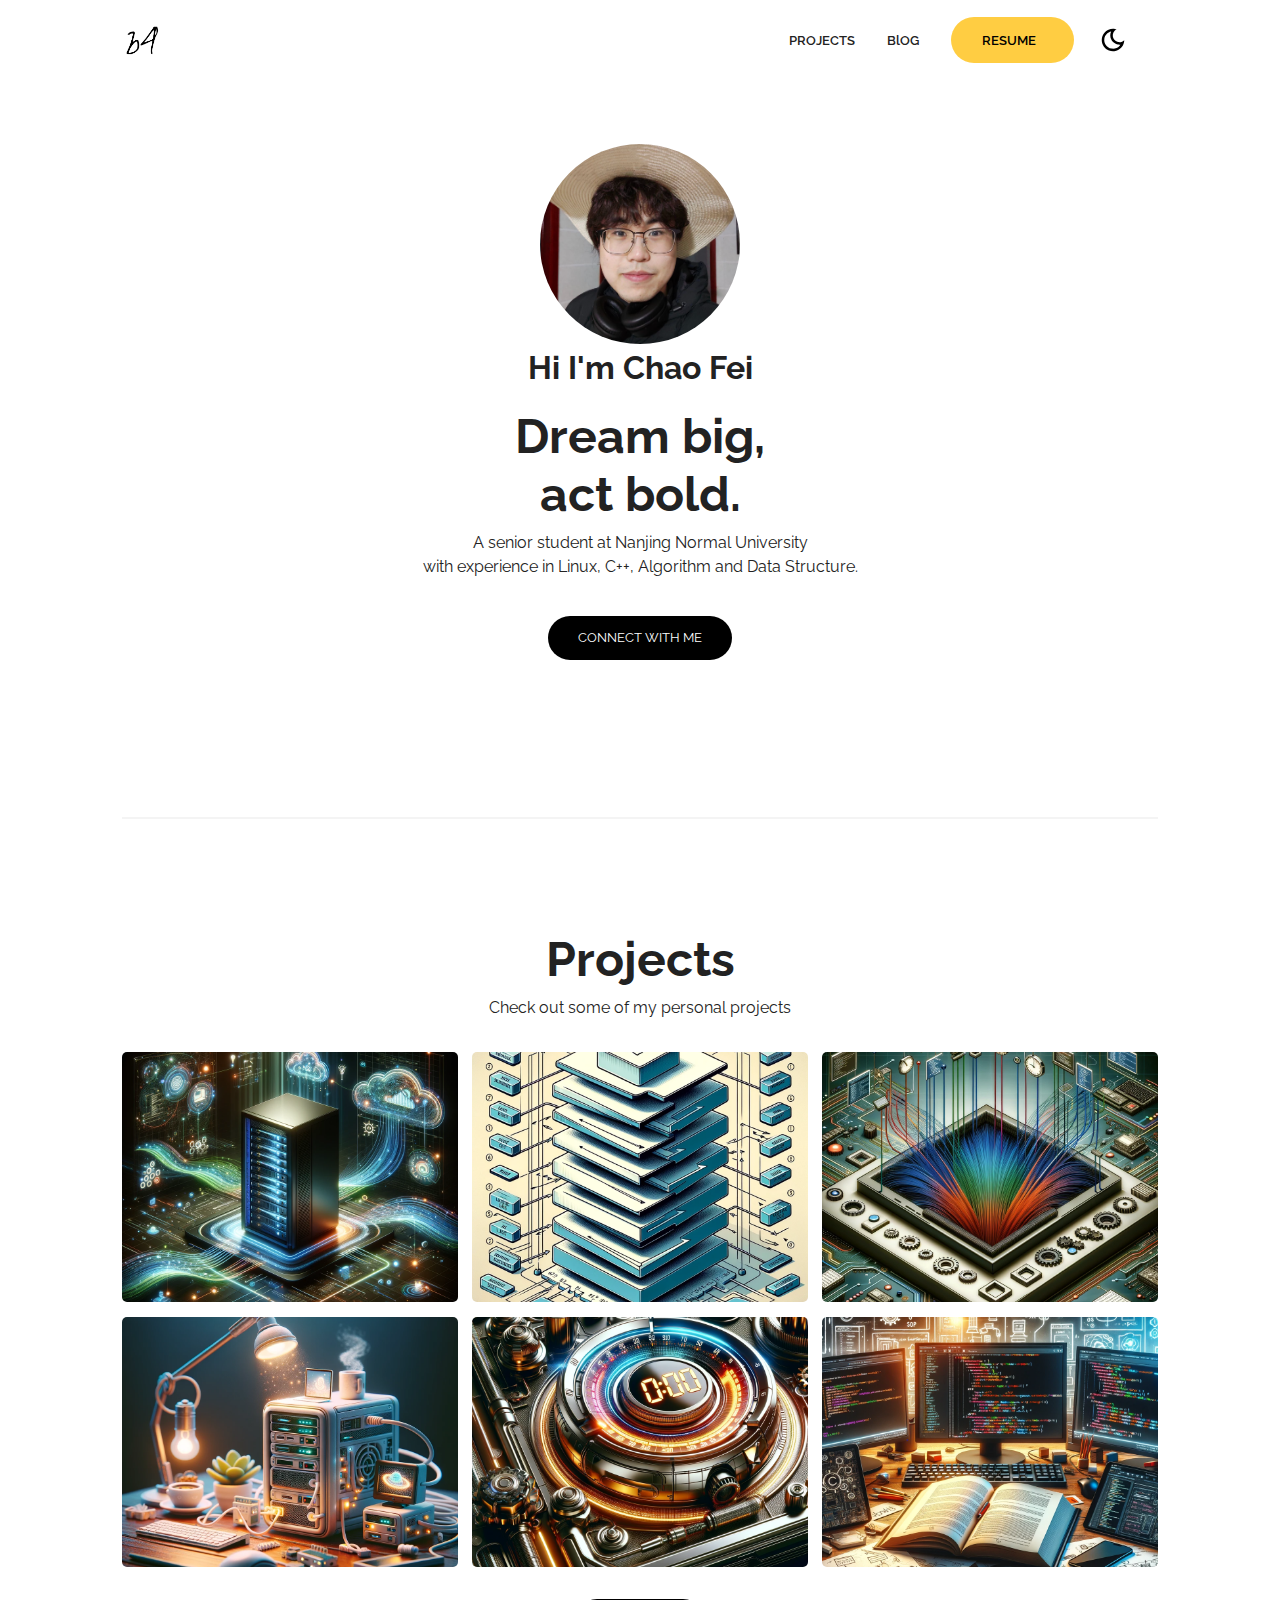
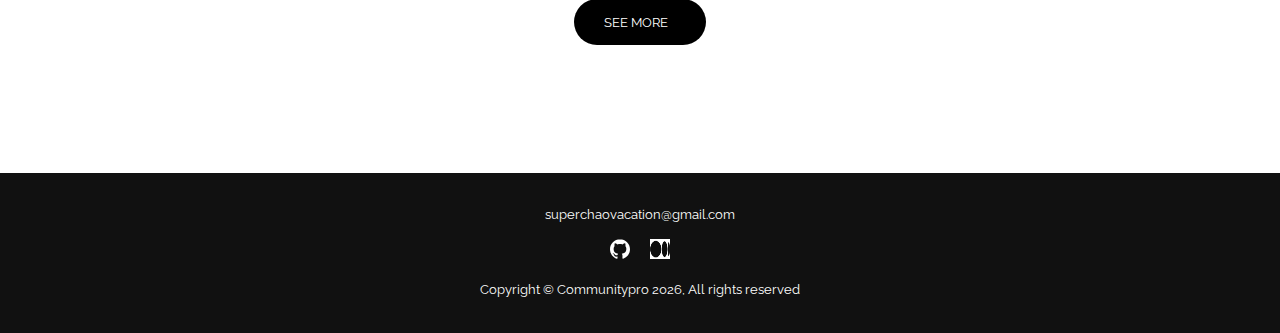
<file: index.html>
<!DOCTYPE html>
<html lang="en">
  <head>
    <meta charset="UTF-8" />
    <meta http-equiv="X-UA-Compatible" content="IE=edge" />
    <meta name="viewport" content="width=device-width, initial-scale=1.0" />
    <!-- Primary Meta Tags -->
    <title>Cfei's portfolio</title>
    <meta name="title" content="Cfei's portfolio" />
    <meta
      name="description"
      content="Build or customize your portfolio website using this super easy template. Free to use if you are a member of the community or a contributor to this project"
    />

    <!-- Link -->
    <link
      rel="apple-touch-icon"
      sizes="180x180"
      href="assets/favicon/apple-touch-icon.png"
    />
    <link
      rel="icon"
      type="image/png"
      sizes="16x16"
      href="/assets/favicon/favicon-16x16.png"
    />
    <link
      rel="icon"
      type="image/png"
      sizes="32x32"
      href="assets/favicon/favicon-32x32.png"
    />
    <link
      rel="icon"
      type="image/png"
      sizes="192x192"
      href="assets/favicon/android-chrome-192x192.png"
    />
    <link
      rel="icon"
      type="image/png"
      sizes="512x512"
      href="assets/favicon/android-chrome-512x512.png"
    />
    <link rel="icon" type="image/x-icon" href="assets/favicon/favicon.ico" />
    <link rel="manifest" href="assets/favicon/site.webmanifest" />
    <link
      rel="stylesheet"
      href="https://use.fontawesome.com/releases/v5.15.4/css/all.css"
      integrity="sha384-DyZ88mC6Up2uqS4h/KRgHuoeGwBcD4Ng9SiP4dIRy0EXTlnuz47vAwmeGwVChigm"
      crossorigin="anonymous"
    />
    <link rel="stylesheet" href="css/style.css" />
    <link rel="stylesheet" href="css/utilities.css" />
  </head>
  
  <body>
    <header id="hero">
      <!-- Navbar -->
      <nav class="navbar">
        <div class="container">
          <!-- Logo -->
          <h1 id="logo">
            <a href="https://github.com/B4night/portfolio"
              ><img src="./assets/logo.png" alt="Your Logo"
            /></a>
          </h1>

          <!-- Navbar links -->
          <ul class="nav-menu">
            <li><a class="nav-link" href="#projects">PROJECTS</a></li>
            <li><a class="nav-link" href="https://b4night.github.io/">BlOG</a></li>
            <li>
              <a
                class="nav-link btn btn-primary"
                href="assets/CV_Format_New.pdf"
                >RESUME <i class="fas fa-arrow-right"></i
              ></a>
            </li>

            <!-- Toggle switch -->
            <div class="theme-switch">
              <input type="checkbox" id="switch" />
              <label class="toggle-icons" for="switch">
                <img class="moon" src="assets/moon.svg" />
                <img class="sun" src="assets/sun.svg" />
              </label>
            </div>
            <!-- Hamburger menu -->
          </ul>
          <div class="hamburger">
            <span class="bar"></span>
            <span class="bar"></span>
            <span class="bar"></span>
          </div>
        </div>
      </nav>

      <section class="header-container">
        <img
          class="profile-image"
          src="assets/profile-image.png"
          alt=""
        />
        <h1>Hi I'm Chao Fei</h1>

        <div class="content-text">
          <h2>Dream big,</h2>
          <h2>act bold.</h2>

          <p>
            A senior student at Nanjing Normal University 
            <br>
            with experience in Linux, C++, Algorithm and Data Structure.
          </p>
        </div>
        <a href="mailto:superchaovacation@gmail.com" class="btn btn-secondary">Connect With Me</a>
      </section>
    </header>

    <!-- Projects -->
    <section id="projects" class="project-container container">
      <div class="division"></div>
      <div class="content-text">
        <h2>Projects</h2>
        <p>Check out some of my personal projects</p>
      </div>

      <article class="project">
        <!-- Project 1 -->
        <div href="" class="card">
          <div class="project-info">
            <div class="project-bio">
              <h3>webserver frame</h3>
              <p>C++, epoll, http</p>
            </div>

            <div class="project-link">
              <a href="https://github.com/B4night/WebServer_frames" target="_blank"><i class="fab fa-github"></i></a>
              <!-- <a href="#" target="_blank"><i class="fas fa-globe"></i></a> -->
            </div>
          </div>
        </div>

        <!-- Project 2 -->
        <div href="" class="card">
          <div class="project-info">
            <div class="project-bio">
              <h3>Lightweight SkipList</h3>
              <p>C++, thread pool</p>
            </div>

            <div class="project-link">
              <a href="https://github.com/B4night/SkipList" target="_blank"><i class="fab fa-github"></i></a>
              <!-- <a href="#" target="_blank"><i class="fas fa-globe"></i></a> -->
            </div>
          </div>
        </div>

        <!-- Porject 3 -->
        <div href="" class="card">
          <div class="project-info">
            <div class="project-bio">
              <h3>Thread Pool</h3>
              <p>C++11</p>
            </div>

            <div class="project-link">
              <a href="https://github.com/B4night/thread_poll_Cpp11" target="_blank"><i class="fab fa-github"></i></a>
              <!-- <a href="#" target="_blank"><i class="fas fa-globe"></i></a> -->
            </div>
          </div>
        </div>

        <!-- Project 4 -->
        <div href="" class="card">
          <div class="project-info">
            <div class="project-bio">
              <h3>Tiny WebServer</h3>
              <p>C++, timer, epoll</p>
            </div>

            <div class="project-link">
              <a href="https://github.com/B4night/TinyWebServer" target="_blank"><i class="fab fa-github"></i></a>
              <!-- <a href="#" target="_blank"><i class="fas fa-globe"></i></a> -->
            </div>
          </div>
        </div>

        <!-- Project 5 -->
        <div href="" class="card">
          <div class="project-info">
            <div class="project-bio">
              <h3>Timer</h3>
              <p>C++, Class, Signal</p>
            </div>

            <div class="project-link">
              <a href="https://github.com/B4night/timer" target="_blank"><i class="fab fa-github"></i></a>
              <!-- <a href="#" target="_blank"><i class="fas fa-globe"></i></a> -->
            </div>
          </div>
        </div>

        <!-- Project 6 -->
        <div href="" class="card">
          <div class="project-info">
            <div class="project-bio">
              <h3>CSapp lab</h3>
              <p>Assemble, Linux, Binary</p>
            </div>

            <!-- <div class="project-link">
              <a href="#" target="_blank"><i class="fab fa-github"></i></a>
              <a href="#" target="_blank"><i class="fas fa-globe"></i></a>
            </div> -->
          </div>
        </div>
      </article>

      <a href="https://github.com/B4night" class="btn btn-secondary"
        target="_blank" >See More <i class="fas fa-arrow-right"></i
      ></a>
    </section>

    <footer id="footer">
      <div class="container">
        <a href="mailto:superchaovacation@gmail.com">superchaovacation@gmail.com</a>
        <!-- Social links -->
        <div class="social">
          <!-- <a href="#" target="_blank"
            ><img src="./assets/facebook-icon.svg" alt="Facebook"
          /></a>
          <a href="#" target="_blank"><img src="./assets/twitter-icon.svg" alt="Twitter" /></a>
          <a href="#" target="_blank"
            ><img src="./assets/linkedin-icon.svg" alt="Linkedin"
          /></a> -->
          <a href="https://github.com/b4night/" target="_blank"><img src="./assets/github-icon.svg" alt="GitHub" /></a>
          <a href="https://medium.com/@b4night" target="_blank"
            ><img src="./assets/medium-icon.png" alt="Medium"
          /></a>
        </div>
        <!-- Attribution -->
        <div class="attribution">
          <!-- <a
            href="https://github.com/CommunityPro/portfolio-html"
            target="_blank"
            rel="noopener noreferrer"
          >
            <img
              src="https://user-images.githubusercontent.com/62628408/157202263-9174da24-b19a-4017-9b7c-a1d26ae8f014.svg"
              alt="attribution"
              width="150px"
            />
          </a> -->
        </div>
        <p>Copyright &copy; Communitypro <span id="datee"></span>, All rights reserved</p>
      </div>
    </footer>
    <script src="js/script.js"></script>
  </body>
</html>
</file>
<file: css/style.css>
/* This is the required project styling. Will contain essential CSS styles like:
   * Flex property
   * Grid layout
   * Cards and sections
*/

@import url(https://fonts.googleapis.com/css?family=Raleway:100,200,300,regular,500,600,700,800,900,100italic,200italic,300italic,italic,500italic,600italic,700italic,800italic,900italic);

/* variables */
:root {
  /* Colors */
  --primary-color: #ffcd42;
  --secondary-color: #ffd35c;
  --bg-primary: #ffffff;
  --text-color: #222222;
  --text-color-two: #ffffff;
  --bg-secondary: #000000;
  --card-background: #f4f4f4;
  --bg-secondary-two: #111111;

  --shadow: 0 10px 40px rgba(0, 0, 0, 0.2);

  /* Font Weight */
  --weight-small: 400;
  --weight-semibold: 600;
  --weight-bold: 800;

  /* Max width */
  --width-small: 600px;
  --width-medium: 1100px;
  --width-large: 1300px;
}

[data-theme="dark"] {
  --primary-color: #ffcd42;
  --secondary-color: #ffd35c;
  --bg-primary: #000000;
  --text-color: #ffffff;
  --text-color-two: #222222;
  --bg-secondary: #ffffff;
  --card-background: #111111;
  --bg-secondary-two: #f4f4f4;
  --shadow: 0 2px 10px rgba(95, 95, 95, 0.2);
}

html {
  font-size: 100%;
  scroll-behavior: smooth;
}

/* Reset default styling */
* {
  margin: 0;
  padding: 0;
  box-sizing: border-box;
}

ul {
  list-style: none;
}

a {
  text-decoration: none;
  color: var(--text-color);
}

/* Main styling */
body {
  background: var(--bg-primary);
  color: var(--text-color);
  font-family: "Raleway", sans-serif;
  line-height: 1.5;
}

/* Navbar */
.navbar {
  position: fixed;
  top: 0;
  left: 0;
  right: 0;
  z-index: 20;
  background: var(--bg-primary);
}

.navbar .container {
  display: flex;
  align-items: center;
  justify-content: space-between;
  z-index: 20;
  height: 80px;
  width: 100%;
}

.navbar .nav-menu {
  display: flex;
  align-items: center;
  background: var(--bg-primary);
}

.navbar .nav-link {
  margin: 0 1rem;
  font-size: 0.8rem;
  font-weight: var(--weight-semibold);
}

.navbar #logo img {
  display: block;
  width: 40px;
}

.navbar .btn {
  margin-right: 1.5rem;
}

.fas.fa-arrow-right {
  margin-left: 0.5rem;
  font-size: 0.9rem;
}

/* hamburger */
.hamburger {
  margin-bottom: 0.1rem;
  display: none;
}

.bar {
  display: block;
  width: 23px;
  height: 3px;
  margin: 4px auto;
  transition: all 0.3s ease-in-out;
  border-radius: 30px;
  background-color: var(--bg-secondary);
}

/* Hero section */
#hero {
  display: flex;
  flex-direction: column;
  height: 100%;
}

.profile-image {
    width: 200px; /* 宽度设置为200px */
    height: 200px; /* 高度也设置为200px，确保图片为正方形 */
    border-radius: 50%; /* 使头像边缘呈圆形 */
    animation: bounce 1s infinite alternate; /* 弹跳动画 */
}   

@keyframes bounce {
  from {
    transform: translateY(0px);
  }

  to {
    transform: translateY(-10px);
  }
}

.division {
  width: 100%;
  height: 2px;
  background-color: var(--card-background);
  margin: 5.5rem 0;
}
/* Projects */
#projects {
  display: flex;
  flex-direction: column;
  margin: 2rem auto 5rem;
}

#projects .btn {
  align-self: center;
  margin: 2rem 0;
}

.project {
  display: grid;
  grid-template-columns: repeat(3, 1fr);
  grid-auto-rows: minmax(250px, auto);
  grid-gap: 0.9rem;
}

.card .project-bio p {
  font-size: 0.83rem;
}

.card .project-bio h3 {
  font-size: 0.9rem;
}

.project-info {
  display: flex;
  justify-content: space-between;
  opacity: 0;
  position: relative;
  transition: 0.5s ease-in-out;
}

.project-bio {
  display: flex;
  flex-direction: column;
  justify-content: flex-end;
  position: relative;
  top: 160px;
  left: 10px;
}

/* Footer */
#footer {
  background: #111111;
}

#footer .container {
  display: flex;
  flex-direction: column;
  align-items: center;
  justify-content: center;
  color: #ffffff;
  min-height: 160px;
  text-align: center;
}

#footer a {
  font-size: 0.8rem;
  color: #fff;
}

#footer a:hover {
  opacity: 0.6;
}

#footer .social {
  margin: 0.9rem 0;
}

#footer .social img {
  width: 20px;
  height: 20px;
}

#footer .social a {
  margin: 0 0.5rem;
}

#footer p {
  font-size: 0.8rem;
}

/* Responsiveness */

@media (max-width: 1000px) {
  .project {
    display: grid;
    grid-template-columns: repeat(2, 1fr);
  }
}

@media (max-width: 768px) {
}

@media (max-width: 670px) {
  .navbar .nav-menu {
    position: fixed;
    right: -100vw;
    top: 4.5rem;
    flex-direction: column;
    width: calc(80% - 10px);
    transition: 0.3s;
    box-shadow: var(--shadow);
    padding: 2rem;
    border-radius: 5px;
    align-items: flex-start;
  }

  .navbar .btn {
    margin: 0;
    margin-top: 1rem;
  }

  .nav-menu.active {
    right: 20px;
  }

  .nav-menu .nav-link {
    font-size: 0.9rem;
    margin: 0 0.2rem;
  }

  .nav-menu li {
    margin-bottom: 0.5rem;
    width: 100%;
  }

  .nav-menu .btn {
    width: 100%;
    text-align: center;
    margin-top: 0.5rem;
  }

  .hamburger {
    display: block;
    cursor: pointer;
    padding: 0.2rem 0.4rem;
  }

  .hamburger.active {
    border: 1px dotted gray;
  }

  .hamburger.active .bar:nth-child(2) {
    opacity: 0;
  }

  .hamburger.active .bar:nth-child(1) {
    transform: translateY(6px) rotate(45deg);
  }

  .hamburger.active .bar:nth-child(3) {
    transform: translateY(-8px) rotate(-45deg);
  }
}

@media (max-width: 600px) {
  .project {
    display: grid;
    grid-template-columns: 1fr;
  }

  .header-container .btn {
    border-radius: 5px;
    width: 80%;
  }
}
</file>
<file: css/utilities.css>
/* ?This is where reusable styling of this template will be. 
   !Will contain things like:
   * Button styling
   * Background color styling
   * padding and margin
*/

.container {
  max-width: var(--width-medium);
  margin: 0 auto;
  padding: 1rem 2rem;
}

h1::selection,
h2::selection {
  color: #111;
  background: var(--primary-color);
}

/* Buttons */
.btn {
  display: inline-block;
  padding: 0.75rem 1.9rem;
  border-radius: 30px;
  text-transform: uppercase;
  font-size: 0.82rem;
  transition: 0.3s;
}

.btn-primary {
  background: var(--primary-color);
  color: #000000;
}

.btn-secondary {
  margin: 5px 0;
  background-color: var(--bg-secondary);
  color: var(--bg-primary);
}

/* add hover to resume button */
.btn-primary:hover {
  background: var(--secondary-color);
}

/* Dark mode toggle */
#switch {
  display: none;
}

.toggle-icons {
  display: flex;
  justify-content: space-between;
  align-items: center;
  cursor: pointer;
}

.toggle-icons > img {
  transition: 0.6s cubic-bezier(0.23, 1, 0.32, 1);
  width: 30px;
}

.moon {
  transform: rotate(10deg);
}

#switch:checked + .toggle-icons .moon {
  transform: rotate(250deg);
}

#switch:checked + .toggle-icons .sun {
  transform: rotate(100deg);
}

/* Header Container */
.header-container {
  display: flex;
  flex-direction: column;
  align-items: center;
  justify-content: center;
  margin-top: 8rem;
  padding: 1rem;
}

.header-container > div {
  margin-top: 1rem;
}

.content-text {
  text-align: center;
  margin: 1.5rem 0;
}

.content-text h2 {
  font-size: 3rem;
  line-height: 1.2;
  transition: 0.2s ease-in-out;
}

.content-text p {
  padding: 0.5rem;
  margin: 0 auto;
  max-width: 700px;
}

/* Project cards */
.card {
  padding: 1rem;
  background: var(--card-background);
  color: #ffffff;
  border-radius: 5px;
  transition: 0.4s ease-in-out;
  cursor: pointer;
}

.card a {
  color: #ffffff;
  transition: 0.25s ease-in-out;
  font-size: 1.1rem;
  margin-right: 0.3rem;
}

.card a:hover {
  color: var(--primary-color);
}

.card:hover {
  box-shadow: inset 0 100px 1000px 10px rgba(0, 0, 0, 0.8);
}

.card:hover .project-info {
  opacity: 1;
}

/* Project Images */

/* project 1 */
.card:nth-child(1) {
  background: url(../assets/project/project-one.webp) center center/cover;
}

/* Project 2 */
.card:nth-child(2) {
  background: url(../assets/project/project-two.webp) center center/cover;
}

/* Project 3 */
.card:nth-child(3) {
  background: url(../assets/project/project-three.webp) center center/cover;
}

/* Project 4 */
.card:nth-child(4) {
  background: url(../assets/project/project-four.webp) center center/cover;
}

/* Project 5 */
.card:nth-child(5) {
  background: url(../assets/project/project-five.webp) center center/cover;
}

/* Project 6 */
.card:nth-child(6) {
  background: url(../assets/project/project-six.webp) center center/cover;
}

/* Media Queries */
@media (max-width: 768px) {
  .header-container {
    margin-top: 7rem;
    text-align: center;
  }

  .content-text h2 {
    font-size: 2.5rem;
  }
}
</file>
